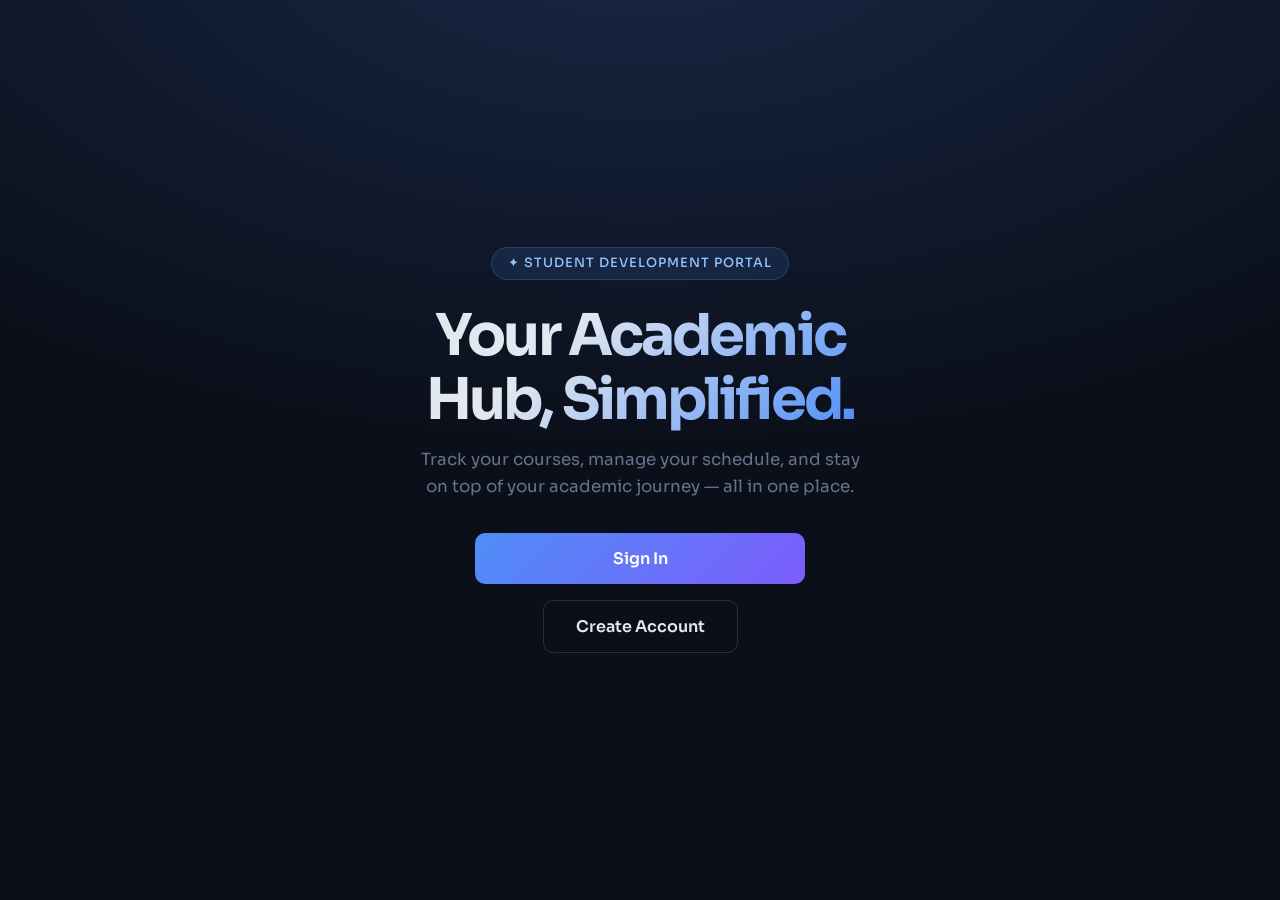
<file: index.html>
<!DOCTYPE html>
<html lang="en">
<head>
  <meta charset="UTF-8">
  <meta name="viewport" content="width=device-width, initial-scale=1.0">
  <title>Student Portal</title>
  <link rel="stylesheet" href="style.css">
  <style>
    .landing {
      display: flex; flex-direction: column;
      align-items: center; justify-content: center;
      min-height: 100vh; text-align: center;
      background: radial-gradient(ellipse 80% 60% at 50% -10%, rgba(79,142,247,.2), transparent),
                  var(--bg);
      padding: 2rem;
    }
    .landing .badge-pill {
      background: rgba(79,142,247,.12);
      color: #93c5fd;
      border: 1px solid rgba(79,142,247,.25);
      border-radius: 99px;
      padding: .35rem 1rem;
      font-size: .8rem;
      font-weight: 500;
      letter-spacing: .08em;
      text-transform: uppercase;
      margin-bottom: 1.5rem;
    }
    .landing h1 {
      font-size: clamp(2.2rem, 6vw, 3.6rem);
      font-weight: 700;
      letter-spacing: -.05em;
      line-height: 1.1;
      margin-bottom: 1rem;
      background: linear-gradient(135deg, #e2e8f0 30%, #4f8ef7);
      -webkit-background-clip: text;
      -webkit-text-fill-color: transparent;
    }
    .landing p {
      color: var(--muted);
      max-width: 460px;
      margin: 0 auto 2rem;
      font-size: 1.05rem;
    }
    .cta-row { display: flex; gap: 1rem; flex-wrap: wrap; justify-content: center; }
    .cta-row .btn { padding: .8rem 2rem; font-size: 1rem; border-radius: 10px; }
    .btn-outline {
      background: transparent;
      color: var(--text);
      border: 1px solid var(--border);
    }
    .btn-outline:hover { background: var(--surface); }
  </style>
</head>
<body>
  <div class="landing">
    <div class="badge-pill">✦ Student Development Portal</div>
    <h1>Your Academic<br>Hub, Simplified.</h1>
    <p>Track your courses, manage your schedule, and stay on top of your academic journey — all in one place.</p>
    <div class="cta-row">
      <a href="login.html"    class="btn btn-primary">Sign In</a>
      <a href="register.html" class="btn btn-outline">Create Account</a>
    </div>
  </div>
</body>
</html>
</file>
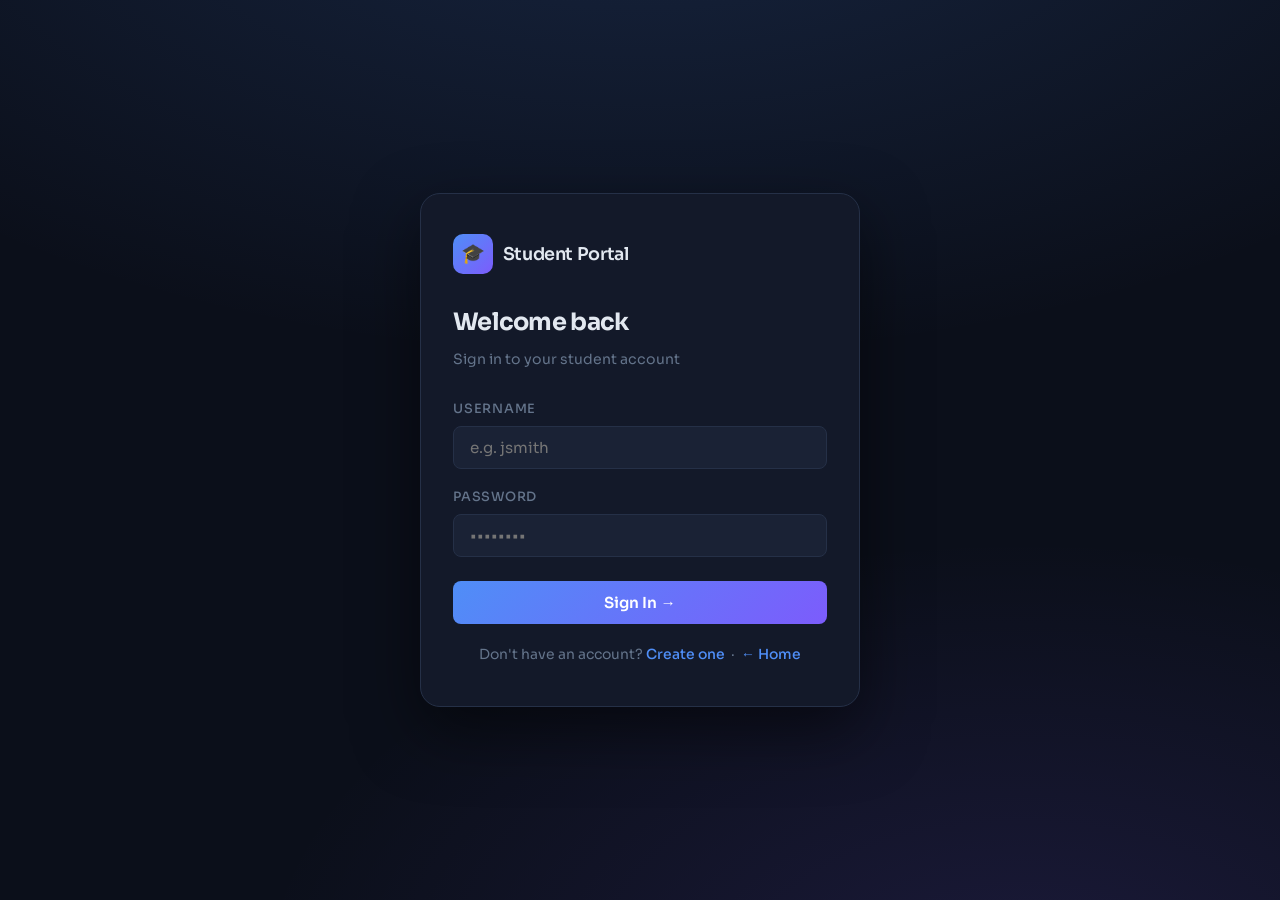
<file: login.html>
<!DOCTYPE html>
<html lang="en">
<head>
  <meta charset="UTF-8">
  <meta name="viewport" content="width=device-width, initial-scale=1.0">
  <title>Sign In · Student Portal</title>
  <link rel="stylesheet" href="style.css">
</head>
<body>
  <div class="auth-wrapper">
    <div class="auth-card">

      <div class="logo">
        <div class="logo-icon">🎓</div>
        <span class="logo-text">Student Portal</span>
      </div>

      <h2>Welcome back</h2>
      <p class="subtitle">Sign in to your student account</p>

      <div id="alert-box"></div>

      <form action="login" method="POST">
        <div class="form-group">
          <label for="username">Username</label>
          <input id="username" name="username" type="text"
                 placeholder="e.g. jsmith" autocomplete="username" required>
        </div>

        <div class="form-group">
          <label for="password">Password</label>
          <input id="password" name="password" type="password"
                 placeholder="••••••••" autocomplete="current-password" required>
        </div>

        <button type="submit" class="btn btn-primary" style="margin-top:.4rem;">
          Sign In →
        </button>
      </form>

      <div class="form-footer">
        Don't have an account? <a href="register.html">Create one</a>
        &nbsp;·&nbsp; <a href="index.html">← Home</a>
      </div>

    </div>
  </div>

  <script src="main.js"></script>
</body>
</html>
</file>
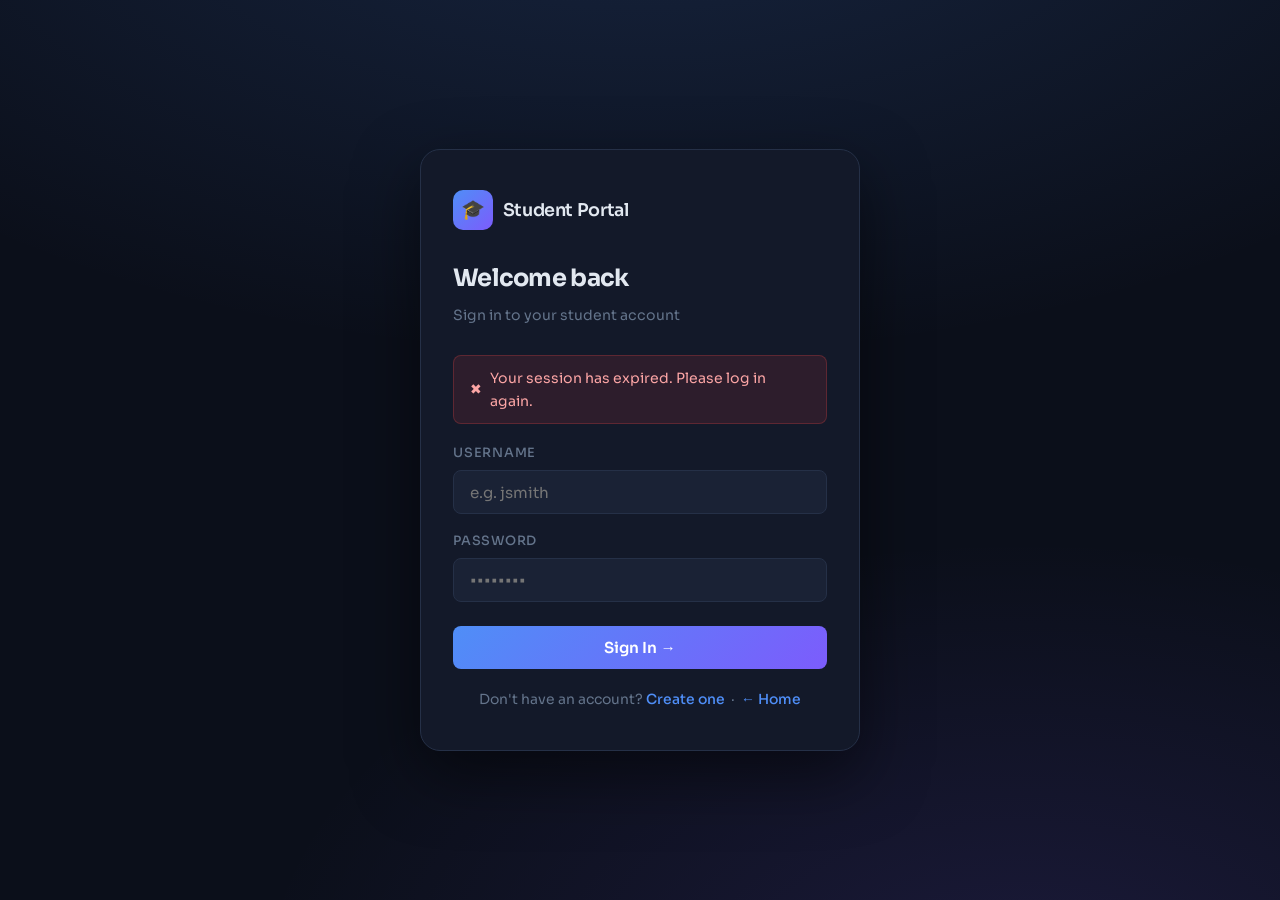
<file: main.html>
<!DOCTYPE html>
<html lang="en">
<head>
  <meta charset="UTF-8">
  <meta name="viewport" content="width=device-width, initial-scale=1.0">
  <title>Dashboard · Student Portal</title>
  <link rel="stylesheet" href="style.css">
</head>
<body data-page="dashboard">
<div class="dashboard">

  <!-- ══ SIDEBAR ══ -->
  <aside class="sidebar">
    <div class="logo">
      <div class="logo-icon">🎓</div>
      <span class="logo-text">Student Portal</span>
    </div>

    <span class="nav-label">Menu</span>
    <a class="nav-item" data-tab="overview">
      <span class="icon">⬛</span> Overview
    </a>
    <a class="nav-item" data-tab="courses">
      <span class="icon">📚</span> Courses
    </a>
    <a class="nav-item" data-tab="schedule">
      <span class="icon">📅</span> Schedule
    </a>
    <a class="nav-item" data-tab="grades">
      <span class="icon">📊</span> Grades
    </a>

    <span class="nav-label">Account</span>
    <a class="nav-item" data-tab="profile">
      <span class="icon">👤</span> Profile
    </a>

    <div class="sidebar-footer">
      <a href="logout" class="btn btn-danger" style="width:100%; font-size:.85rem; padding:.55rem;">
        ⏻ &nbsp;Sign Out
      </a>
    </div>
  </aside>

  <!-- ══ MAIN ══ -->
  <div class="main-content">

    <!-- Top bar -->
    <div class="topbar">
      <h1>Dashboard</h1>
      <div class="user-chip">
        <div class="avatar js-avatar">--</div>
        <span class="js-username">student</span>
      </div>
    </div>

    <!-- ── TAB: Overview ── -->
    <div id="overview" class="tab-panel">

      <div class="stats-grid">
        <div class="stat-card">
          <div class="stat-label">Current GPA</div>
          <div class="stat-value" style="color:var(--accent);">3.72</div>
          <div class="stat-sub">Out of 4.00</div>
        </div>
        <div class="stat-card">
          <div class="stat-label">Credits Earned</div>
          <div class="stat-value">86</div>
          <div class="stat-sub">of 120 required</div>
        </div>
        <div class="stat-card">
          <div class="stat-label">Enrolled Courses</div>
          <div class="stat-value">5</div>
          <div class="stat-sub">This semester</div>
        </div>
        <div class="stat-card">
          <div class="stat-label">Attendance</div>
          <div class="stat-value" style="color:var(--success);">94%</div>
          <div class="stat-sub">Above average</div>
        </div>
      </div>

      <div class="section-card">
        <h3>📢 Announcements</h3>
        <div class="info-row">
          <span class="key">🗓 Mid-term exams</span>
          <span class="val badge badge-yellow">Oct 14–18</span>
        </div>
        <div class="info-row">
          <span class="key">📝 Project submission deadline</span>
          <span class="val badge badge-blue">Oct 10</span>
        </div>
        <div class="info-row">
          <span class="key">🎉 Campus Fest</span>
          <span class="val badge badge-green">Oct 22</span>
        </div>
      </div>

    </div>

    <!-- ── TAB: Courses ── -->
    <div id="courses" class="tab-panel" style="display:none;">
      <div class="section-card">
        <h3>📚 Enrolled Courses</h3>
        <table class="table">
          <thead>
            <tr>
              <th>Code</th><th>Subject</th><th>Credits</th><th>Instructor</th><th>Status</th>
            </tr>
          </thead>
          <tbody>
            <tr>
              <td style="font-family:var(--mono);font-size:.82rem;">CS301</td>
              <td>Data Structures &amp; Algorithms</td>
              <td>4</td>
              <td>Dr. Mehta</td>
              <td><span class="badge badge-green">Active</span></td>
            </tr>
            <tr>
              <td style="font-family:var(--mono);font-size:.82rem;">CS302</td>
              <td>Operating Systems</td>
              <td>4</td>
              <td>Prof. Sharma</td>
              <td><span class="badge badge-green">Active</span></td>
            </tr>
            <tr>
              <td style="font-family:var(--mono);font-size:.82rem;">CS303</td>
              <td>Database Management</td>
              <td>3</td>
              <td>Dr. Singh</td>
              <td><span class="badge badge-green">Active</span></td>
            </tr>
            <tr>
              <td style="font-family:var(--mono);font-size:.82rem;">MA201</td>
              <td>Discrete Mathematics</td>
              <td>3</td>
              <td>Prof. Das</td>
              <td><span class="badge badge-yellow">Midterm</span></td>
            </tr>
            <tr>
              <td style="font-family:var(--mono);font-size:.82rem;">HS101</td>
              <td>Technical Communication</td>
              <td>2</td>
              <td>Ms. Roy</td>
              <td><span class="badge badge-green">Active</span></td>
            </tr>
          </tbody>
        </table>
      </div>
    </div>

    <!-- ── TAB: Schedule ── -->
    <div id="schedule" class="tab-panel" style="display:none;">
      <div class="section-card">
        <h3>📅 Weekly Schedule</h3>
        <table class="table">
          <thead>
            <tr><th>Day</th><th>Time</th><th>Subject</th><th>Room</th><th>Type</th></tr>
          </thead>
          <tbody>
            <tr><td>Monday</td>    <td>09:00 – 10:30</td><td>Data Structures</td>   <td>LH-4</td><td><span class="badge badge-blue">Lecture</span></td></tr>
            <tr><td>Monday</td>    <td>11:00 – 12:00</td><td>Discrete Math</td>     <td>LH-2</td><td><span class="badge badge-blue">Lecture</span></td></tr>
            <tr><td>Tuesday</td>   <td>09:30 – 11:00</td><td>Operating Systems</td> <td>LH-6</td><td><span class="badge badge-blue">Lecture</span></td></tr>
            <tr><td>Wednesday</td> <td>10:00 – 12:00</td><td>Database Mgmt</td>     <td>Lab-3</td><td><span class="badge badge-purple">Lab</span></td></tr>
            <tr><td>Thursday</td>  <td>09:00 – 10:30</td><td>Data Structures</td>   <td>Lab-1</td><td><span class="badge badge-purple">Lab</span></td></tr>
            <tr><td>Friday</td>    <td>11:00 – 12:00</td><td>Tech Communication</td><td>LH-1</td><td><span class="badge badge-blue">Lecture</span></td></tr>
          </tbody>
        </table>
      </div>
    </div>

    <!-- ── TAB: Grades ── -->
    <div id="grades" class="tab-panel" style="display:none;">
      <div class="section-card">
        <h3>📊 Academic Progress</h3>

        <div class="progress-item">
          <div class="progress-header">
            <span>Data Structures &amp; Algorithms</span><span>88%</span>
          </div>
          <div class="progress-bar">
            <div class="progress-fill" data-pct="88" style="width:0"></div>
          </div>
        </div>

        <div class="progress-item">
          <div class="progress-header">
            <span>Operating Systems</span><span>76%</span>
          </div>
          <div class="progress-bar">
            <div class="progress-fill" data-pct="76" style="width:0"></div>
          </div>
        </div>

        <div class="progress-item">
          <div class="progress-header">
            <span>Database Management</span><span>91%</span>
          </div>
          <div class="progress-bar">
            <div class="progress-fill" data-pct="91" style="width:0"></div>
          </div>
        </div>

        <div class="progress-item">
          <div class="progress-header">
            <span>Discrete Mathematics</span><span>69%</span>
          </div>
          <div class="progress-bar">
            <div class="progress-fill" data-pct="69" style="width:0; background: linear-gradient(90deg,#f59e0b,#ef4444);"></div>
          </div>
        </div>

        <div class="progress-item">
          <div class="progress-header">
            <span>Technical Communication</span><span>95%</span>
          </div>
          <div class="progress-bar">
            <div class="progress-fill" data-pct="95" style="width:0; background: linear-gradient(90deg,#22c55e,#4ade80);"></div>
          </div>
        </div>
      </div>

      <div class="section-card">
        <h3>🏆 Grade Summary</h3>
        <table class="table">
          <thead><tr><th>Subject</th><th>Marks</th><th>Grade</th></tr></thead>
          <tbody>
            <tr><td>Data Structures</td><td>88/100</td><td><span class="badge badge-blue">A</span></td></tr>
            <tr><td>Operating Systems</td><td>76/100</td><td><span class="badge badge-purple">B+</span></td></tr>
            <tr><td>Database Mgmt</td><td>91/100</td><td><span class="badge badge-green">A+</span></td></tr>
            <tr><td>Discrete Mathematics</td><td>69/100</td><td><span class="badge badge-yellow">B</span></td></tr>
            <tr><td>Tech Communication</td><td>95/100</td><td><span class="badge badge-green">A+</span></td></tr>
          </tbody>
        </table>
      </div>
    </div>

    <!-- ── TAB: Profile ── -->
    <div id="profile" class="tab-panel" style="display:none;">
      <div class="section-card" style="max-width:520px;">
        <h3>👤 Your Profile</h3>
        <div style="text-align:center; margin-bottom:1.5rem;">
          <div class="avatar" style="width:64px;height:64px;font-size:1.4rem;margin:0 auto .8rem;" id="profile-avatar">--</div>
          <div style="font-size:1rem;font-weight:600;" id="profile-name">—</div>
          <div style="font-size:.82rem;color:var(--muted);">Student</div>
        </div>
        <div class="info-row">
          <span class="key">Username</span>
          <span class="val js-username">—</span>
        </div>
        <div class="info-row">
          <span class="key">Account Status</span>
          <span class="val"><span class="badge badge-green">Active</span></span>
        </div>
        <div class="info-row">
          <span class="key">Session</span>
          <span class="val" id="session-time">—</span>
        </div>
        <div style="margin-top:1.2rem;">
          <a href="logout" class="btn btn-danger">Sign Out</a>
        </div>
      </div>
    </div>

  </div><!-- /main-content -->
</div><!-- /dashboard -->

<script src="main.js"></script>
<script>
  // Extra profile wiring after main.js runs
  document.addEventListener('DOMContentLoaded', () => {
    const username = new URLSearchParams(window.location.search).get('user') || 'student';
    const profileAvatar = document.getElementById('profile-avatar');
    const profileName   = document.getElementById('profile-name');
    const sessionTime   = document.getElementById('session-time');

    if (profileAvatar) profileAvatar.textContent = username.slice(0,2).toUpperCase();
    if (profileName)   profileName.textContent   = username;
    if (sessionTime)   sessionTime.textContent   = new Date().toLocaleTimeString();
  });
</script>
</body>
</html>
</file>
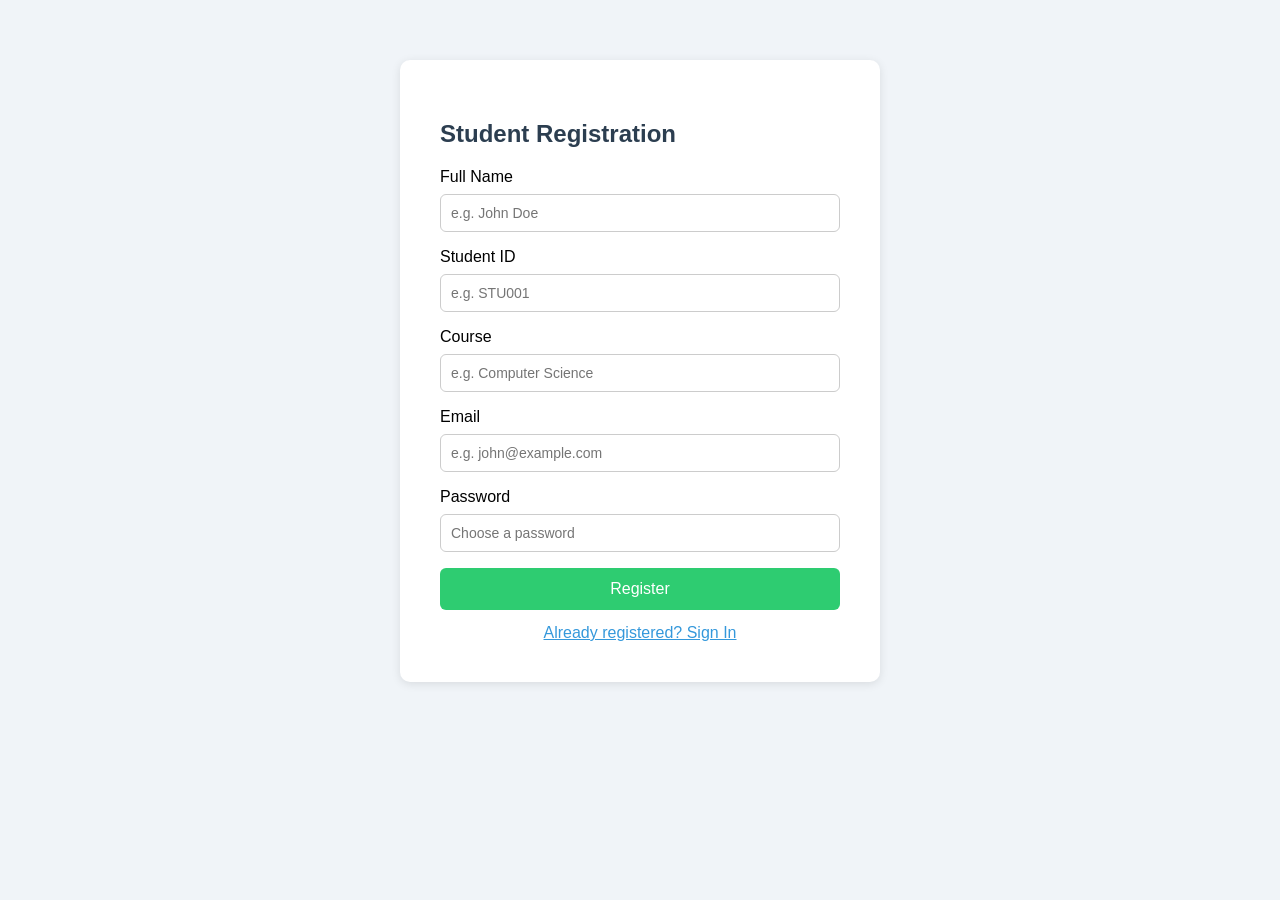
<file: register.html>
<!DOCTYPE html>
<html>
<head>
    <title>Student Registration</title>
    <style>
        body { font-family: Arial, sans-serif; background: #f0f4f8; display: flex; justify-content: center; margin-top: 60px; }
        .card { background: white; padding: 40px; border-radius: 10px; box-shadow: 0 2px 10px rgba(0,0,0,0.1); width: 400px; }
        h2 { color: #2c3e50; margin-bottom: 20px; }
        input { width: 100%; padding: 10px; margin: 8px 0 16px; border: 1px solid #ccc;
                border-radius: 6px; box-sizing: border-box; font-size: 14px; }
        button { width: 100%; padding: 12px; background: #2ecc71; color: white;
                 border: none; border-radius: 6px; font-size: 16px; cursor: pointer; }
        button:hover { background: #27ae60; }
        a { display: block; text-align: center; margin-top: 14px; color: #3498db; }
    </style>
</head>
<body>
<div class="card">
    <h2>Student Registration</h2>
    <form action="RegisterServlet" method="post">
        <label>Full Name</label>
        <input type="text" name="name" placeholder="e.g. John Doe" required />

        <label>Student ID</label>
        <input type="text" name="studentId" placeholder="e.g. STU001" required />

        <label>Course</label>
        <input type="text" name="course" placeholder="e.g. Computer Science" required />

        <label>Email</label>
        <input type="email" name="email" placeholder="e.g. john@example.com" required />

        <label>Password</label>
        <input type="password" name="password" placeholder="Choose a password" required />

        <button type="submit">Register</button>
    </form>
    <a href="login.html">Already registered? Sign In</a>
</div>
</body>
</html>
</file>
<file: style.css>
/* ===== Student Portal – CSS ===== */
@import url('https://fonts.googleapis.com/css2?family=Sora:wght@300;400;500;600;700&family=JetBrains+Mono:wght@400;500&display=swap');

:root {
  --bg:        #0b0f1a;
  --surface:   #131929;
  --card:      #1a2235;
  --border:    #253047;
  --accent:    #4f8ef7;
  --accent2:   #7c5cfc;
  --success:   #22c55e;
  --danger:    #ef4444;
  --warning:   #f59e0b;
  --text:      #e2e8f0;
  --muted:     #64748b;
  --radius:    12px;
  --font:      'Sora', sans-serif;
  --mono:      'JetBrains Mono', monospace;
}

*, *::before, *::after { box-sizing: border-box; margin: 0; padding: 0; }

body {
  font-family: var(--font);
  background: var(--bg);
  color: var(--text);
  min-height: 100vh;
  line-height: 1.6;
}

/* ── AUTH PAGES ── */
.auth-wrapper {
  min-height: 100vh;
  display: flex;
  align-items: center;
  justify-content: center;
  background: radial-gradient(ellipse 80% 60% at 50% -20%, rgba(79,142,247,.18), transparent),
              radial-gradient(ellipse 60% 50% at 80% 110%, rgba(124,92,252,.14), transparent),
              var(--bg);
  padding: 2rem;
}

.auth-card {
  background: var(--surface);
  border: 1px solid var(--border);
  border-radius: 20px;
  padding: 2.5rem 2rem;
  width: 100%;
  max-width: 440px;
  box-shadow: 0 24px 64px rgba(0,0,0,.5);
}

.auth-card .logo {
  display: flex;
  align-items: center;
  gap: .6rem;
  margin-bottom: 1.8rem;
}

.auth-card .logo-icon {
  width: 40px; height: 40px;
  border-radius: 10px;
  background: linear-gradient(135deg, var(--accent), var(--accent2));
  display: flex; align-items: center; justify-content: center;
  font-size: 1.2rem;
}

.auth-card .logo-text {
  font-size: 1.1rem;
  font-weight: 600;
  letter-spacing: -.02em;
}

.auth-card h2 {
  font-size: 1.5rem;
  font-weight: 700;
  margin-bottom: .4rem;
  letter-spacing: -.03em;
}

.auth-card .subtitle {
  color: var(--muted);
  font-size: .88rem;
  margin-bottom: 1.8rem;
}

/* ── FORM ELEMENTS ── */
.form-group { margin-bottom: 1.1rem; }

.form-group label {
  display: block;
  font-size: .8rem;
  font-weight: 500;
  color: var(--muted);
  text-transform: uppercase;
  letter-spacing: .06em;
  margin-bottom: .4rem;
}

.form-group input,
.form-group select {
  width: 100%;
  background: var(--card);
  border: 1px solid var(--border);
  border-radius: 8px;
  padding: .7rem 1rem;
  color: var(--text);
  font-family: var(--font);
  font-size: .95rem;
  outline: none;
  transition: border-color .2s, box-shadow .2s;
}

.form-group input:focus,
.form-group select:focus {
  border-color: var(--accent);
  box-shadow: 0 0 0 3px rgba(79,142,247,.15);
}

.form-group select option { background: var(--card); }

/* ── BUTTONS ── */
.btn {
  display: inline-flex;
  align-items: center;
  justify-content: center;
  gap: .5rem;
  padding: .75rem 1.5rem;
  border-radius: 8px;
  font-family: var(--font);
  font-size: .95rem;
  font-weight: 600;
  cursor: pointer;
  border: none;
  transition: opacity .2s, transform .1s;
  text-decoration: none;
}
.btn:active { transform: scale(.97); }

.btn-primary {
  background: linear-gradient(135deg, var(--accent), var(--accent2));
  color: #fff;
  width: 100%;
}
.btn-primary:hover { opacity: .88; }

.btn-ghost {
  background: transparent;
  color: var(--accent);
  border: 1px solid var(--border);
}
.btn-ghost:hover { background: var(--card); }

.btn-danger {
  background: rgba(239,68,68,.15);
  color: var(--danger);
  border: 1px solid rgba(239,68,68,.3);
}
.btn-danger:hover { background: rgba(239,68,68,.25); }

.form-footer {
  margin-top: 1.2rem;
  text-align: center;
  font-size: .87rem;
  color: var(--muted);
}
.form-footer a { color: var(--accent); text-decoration: none; font-weight: 500; }

/* ── ALERTS ── */
.alert {
  padding: .7rem 1rem;
  border-radius: 8px;
  font-size: .88rem;
  margin-bottom: 1.2rem;
  display: flex;
  align-items: center;
  gap: .5rem;
}
.alert-danger  { background: rgba(239,68,68,.12);  color: #fca5a5; border: 1px solid rgba(239,68,68,.25); }
.alert-success { background: rgba(34,197,94,.12);  color: #86efac; border: 1px solid rgba(34,197,94,.25); }
.alert-info    { background: rgba(79,142,247,.12); color: #93c5fd; border: 1px solid rgba(79,142,247,.25); }

/* ── DASHBOARD LAYOUT ── */
.dashboard { display: flex; min-height: 100vh; }

.sidebar {
  width: 240px;
  flex-shrink: 0;
  background: var(--surface);
  border-right: 1px solid var(--border);
  display: flex;
  flex-direction: column;
  padding: 1.5rem 1rem;
  position: sticky;
  top: 0;
  height: 100vh;
  overflow-y: auto;
}

.sidebar .logo {
  display: flex;
  align-items: center;
  gap: .6rem;
  padding: .4rem .5rem 1.6rem;
  border-bottom: 1px solid var(--border);
  margin-bottom: 1rem;
}

.sidebar .logo-icon {
  width: 34px; height: 34px;
  border-radius: 8px;
  background: linear-gradient(135deg, var(--accent), var(--accent2));
  display: flex; align-items: center; justify-content: center;
  font-size: 1rem;
}

.sidebar .logo-text { font-size: .95rem; font-weight: 600; }

.nav-label {
  font-size: .7rem;
  font-weight: 600;
  text-transform: uppercase;
  letter-spacing: .1em;
  color: var(--muted);
  padding: .4rem .5rem;
  margin-top: .5rem;
}

.nav-item {
  display: flex;
  align-items: center;
  gap: .65rem;
  padding: .6rem .8rem;
  border-radius: 8px;
  font-size: .9rem;
  font-weight: 500;
  color: var(--muted);
  cursor: pointer;
  transition: background .15s, color .15s;
  text-decoration: none;
  margin-bottom: 2px;
}
.nav-item:hover, .nav-item.active {
  background: rgba(79,142,247,.12);
  color: var(--accent);
}
.nav-item .icon { width: 18px; text-align: center; }

.sidebar-footer { margin-top: auto; padding-top: 1rem; border-top: 1px solid var(--border); }

/* ── MAIN CONTENT ── */
.main-content {
  flex: 1;
  overflow-y: auto;
  padding: 2rem;
  background: var(--bg);
}

.topbar {
  display: flex;
  align-items: center;
  justify-content: space-between;
  margin-bottom: 2rem;
}

.topbar h1 {
  font-size: 1.4rem;
  font-weight: 700;
  letter-spacing: -.03em;
}

.user-chip {
  display: flex;
  align-items: center;
  gap: .6rem;
  background: var(--surface);
  border: 1px solid var(--border);
  border-radius: 50px;
  padding: .35rem .8rem .35rem .35rem;
}

.avatar {
  width: 30px; height: 30px;
  border-radius: 50%;
  background: linear-gradient(135deg, var(--accent), var(--accent2));
  display: flex; align-items: center; justify-content: center;
  font-size: .75rem;
  font-weight: 700;
  color: #fff;
}

.user-chip span { font-size: .85rem; font-weight: 500; }

/* ── STAT CARDS ── */
.stats-grid {
  display: grid;
  grid-template-columns: repeat(auto-fill, minmax(200px, 1fr));
  gap: 1rem;
  margin-bottom: 2rem;
}

.stat-card {
  background: var(--surface);
  border: 1px solid var(--border);
  border-radius: var(--radius);
  padding: 1.2rem 1.4rem;
  transition: border-color .2s;
}
.stat-card:hover { border-color: var(--accent); }

.stat-label {
  font-size: .78rem;
  font-weight: 500;
  color: var(--muted);
  text-transform: uppercase;
  letter-spacing: .06em;
  margin-bottom: .4rem;
}

.stat-value {
  font-size: 1.6rem;
  font-weight: 700;
  letter-spacing: -.04em;
  font-family: var(--mono);
}

.stat-sub {
  font-size: .78rem;
  color: var(--muted);
  margin-top: .2rem;
}

/* ── SECTION CARDS ── */
.section-card {
  background: var(--surface);
  border: 1px solid var(--border);
  border-radius: var(--radius);
  padding: 1.4rem;
  margin-bottom: 1.5rem;
}

.section-card h3 {
  font-size: 1rem;
  font-weight: 600;
  margin-bottom: 1rem;
  display: flex;
  align-items: center;
  gap: .5rem;
}

/* ── SCHEDULE TABLE ── */
.table { width: 100%; border-collapse: collapse; font-size: .9rem; }
.table th {
  text-align: left;
  padding: .6rem .8rem;
  font-size: .75rem;
  text-transform: uppercase;
  letter-spacing: .06em;
  color: var(--muted);
  border-bottom: 1px solid var(--border);
}
.table td {
  padding: .7rem .8rem;
  border-bottom: 1px solid rgba(37,48,71,.5);
}
.table tr:last-child td { border-bottom: none; }
.table tr:hover td { background: rgba(79,142,247,.04); }

.badge {
  display: inline-block;
  padding: .2rem .6rem;
  border-radius: 20px;
  font-size: .75rem;
  font-weight: 500;
}
.badge-blue   { background: rgba(79,142,247,.15); color: #93c5fd; }
.badge-purple { background: rgba(124,92,252,.15); color: #c4b5fd; }
.badge-green  { background: rgba(34,197,94,.15);  color: #86efac; }
.badge-yellow { background: rgba(245,158,11,.15); color: #fcd34d; }

/* ── PROFILE INFO ── */
.info-row {
  display: flex;
  justify-content: space-between;
  align-items: center;
  padding: .65rem 0;
  border-bottom: 1px solid rgba(37,48,71,.5);
  font-size: .9rem;
}
.info-row:last-child { border-bottom: none; }
.info-row .key { color: var(--muted); }
.info-row .val { font-weight: 500; font-family: var(--mono); font-size: .85rem; }

/* ── PROGRESS BARS ── */
.progress-item { margin-bottom: 1rem; }
.progress-header { display: flex; justify-content: space-between; font-size: .85rem; margin-bottom: .35rem; }
.progress-bar { height: 6px; background: var(--border); border-radius: 99px; overflow: hidden; }
.progress-fill { height: 100%; border-radius: 99px; background: linear-gradient(90deg, var(--accent), var(--accent2)); transition: width .6s ease; }

/* ── RESPONSIVE ── */
@media (max-width: 768px) {
  .sidebar { display: none; }
  .stats-grid { grid-template-columns: 1fr 1fr; }
}
</file>
